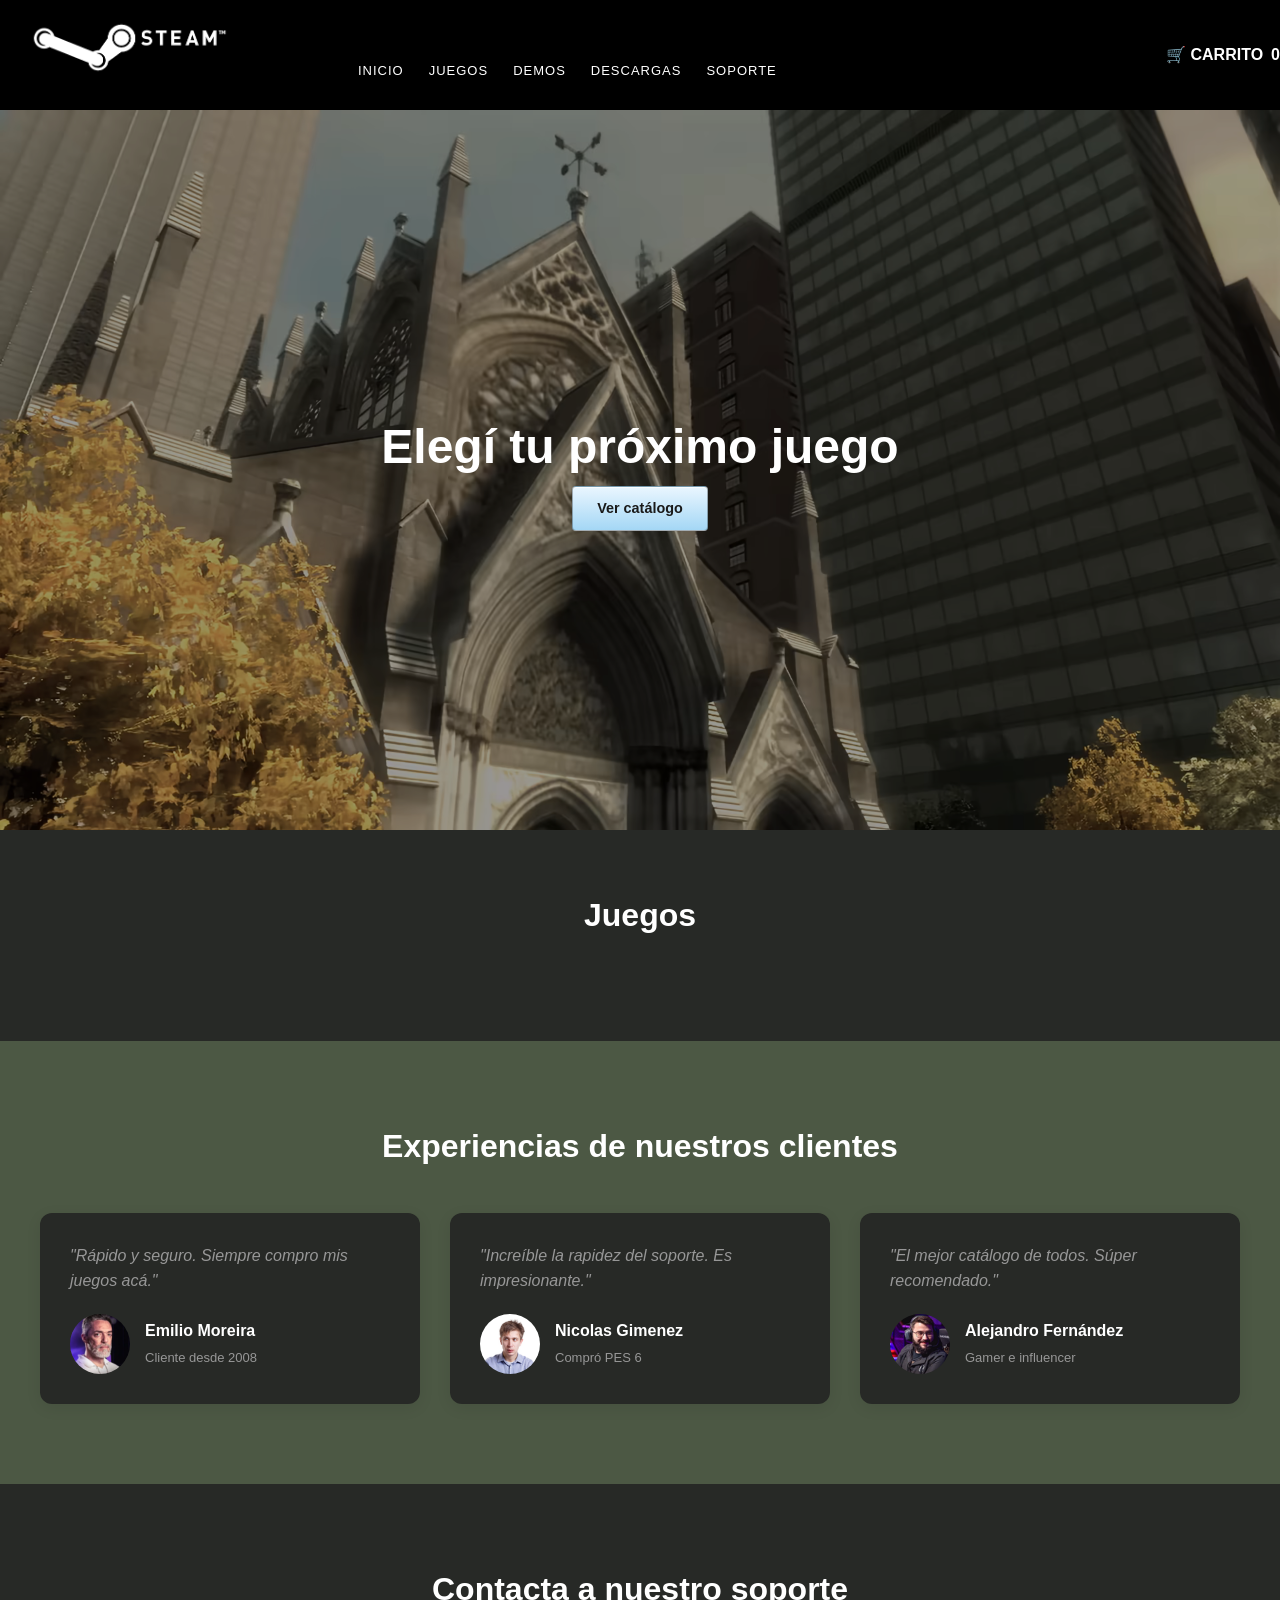
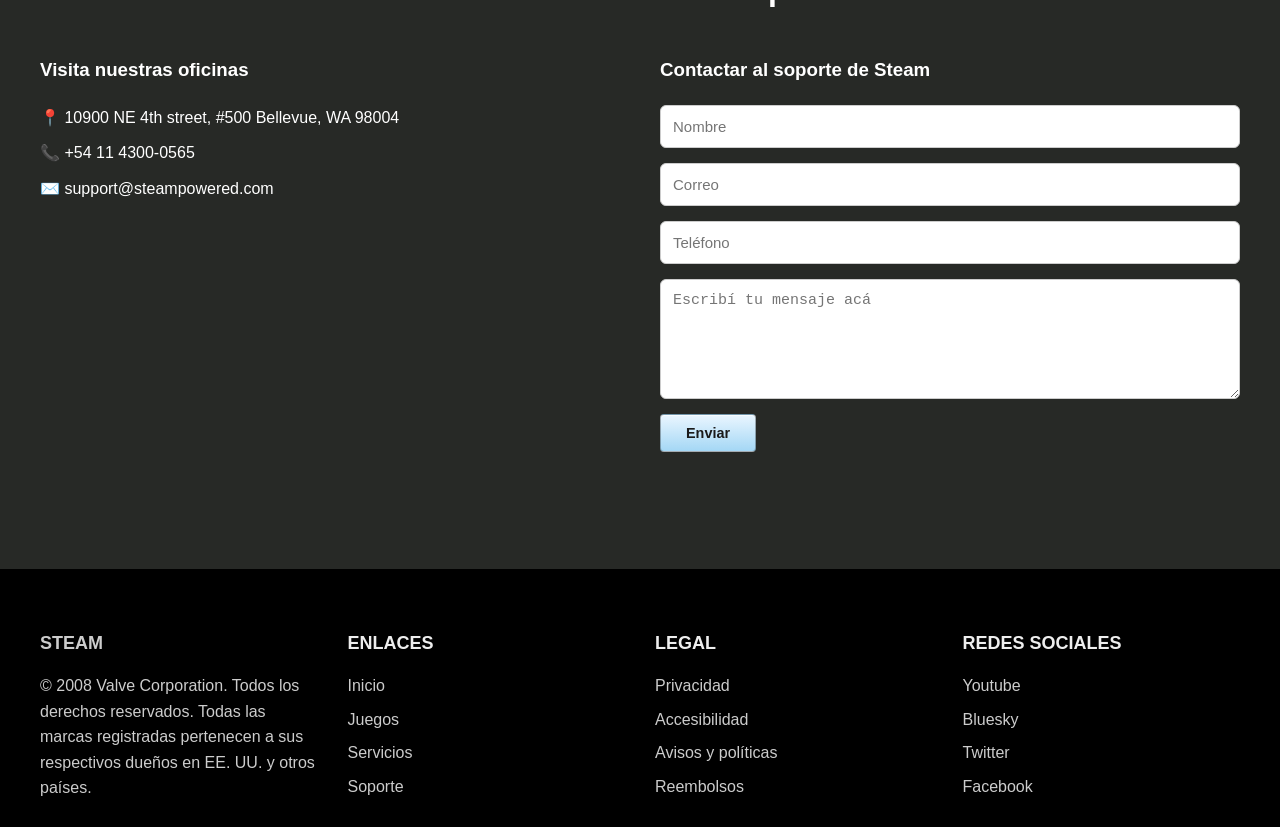
<file: index.html>
<!DOCTYPE html>
<html>

    <head>
        <meta charset="utf-8">
        <meta http-equiv="X-UA-Compatible" content="IE=edge">
        <title>Steam 2008 | Tienda de videojuegos </title>
        <meta name="description" content="Steam 2008 es una tienda online basada en la página original de Steam de esos años, utilizando un estilo retro y nostálgico.">
        <meta name="keywords" content="Steam, videojuegos, tienda, juegos PC, gta, cs, gaming">
        <meta name="author" content="505rama">
        <meta name="viewport" content="width=device-width, initial-scale=1">
        <link rel="stylesheet" href="css/styles.css">
    </head>

    <body>

        <!-- Encabezado -->
        <header class="header">
            <h1 class="logo">
                <a href="index.html">
                    <img src="img/steam.png" alt="Logo de Steam">
                </a>
            </h1>

            <!-- Lista de navegación -->
            <nav class="nav">
                <ul>
                    <li><a href="index.html">Inicio</a></li>
                    <li><a href="juegos.html">Juegos</a></li>
                    <li><a href="#demos">Demos</a></li>
                    <li><a href="#descargas">Descargas</a></li>
                    <li><a href="#contacto">Soporte</a></li>
                </ul>
            </nav>

            <div class="cart" id="cart-button">
                🛒 CARRITO<span id="cart-count">0</span>
            </div>
        </header>

        <!-- Sección "Carrito" -->
        <aside id="cart-container" class="cart-sidebar">
            <div class="cart-header">
                <h3>Carrito</h3>
                <button id="close-cart">✖</button>
            </div>
            <div id="cart-items"></div>
            <div class="cart-footer">
                <p>Total: <span id="cart-total">$0</span></p>
            </div>
        </aside>

        <main>

            <!-- Video principal -->
            <section class="trailergta" id="trailergta">
                <video autoplay muted loop playsinline class="trailergta-video">
                    <source src="video/gtaiv.mp4" type="video/mp4">
                    Tu navegador no soporta HTML5.
                </video>
                <div class="trailergta-content">
                    <h2>Elegí tu próximo juego</h2>
                    <a href="juegos.html" class="btn">Ver catálogo</a>
                </div>
            </section>

            <!-- Sección "Juegos index" -->
            <section class="steam-section" id="demos">
                <h2 class="section-title">Juegos</h2>
                <div id="api-products" class="cards-container">
                </div>
            </section>

            <!-- Sección "Reseñas" -->
            <section class="resenias-section" id="resenias-section">
                <h2 class="section-title">Experiencias de nuestros clientes</h2>
                <div class="resenias-container">
                    <!-- Reseña 1 -->
                    <div class="resenia-card">
                        <p class="resenia-text">
                            "Rápido y seguro. Siempre compro mis juegos acá."
                        </p>
                        <div class="resenia-author">
                            <img src="img/emilio.png" alt="Cliente 1">
                            <div>
                                <h4>Emilio Moreira</h4>
                                <span>Cliente desde 2008</span>
                            </div>
                        </div>
                    </div>
                    <!-- Reseña 2 -->
                    <div class="resenia-card">
                        <p class="resenia-text">
                            "Increíble la rapidez del soporte. Es impresionante."
                        </p>
                        <div class="resenia-author">
                            <img src="img/man.png" alt="Cliente 2">
                            <div>
                                <h4>Nicolas Gimenez</h4>
                                <span>Compró PES 6</span>
                            </div>
                        </div>
                    </div>
                    <!-- Reseña 3 -->
                    <div class="resenia-card">
                        <p class="resenia-text">
                            "El mejor catálogo de todos. Súper recomendado."
                        </p>
                        <div class="resenia-author">
                            <img src="img/alex.png" alt="Cliente 3">
                            <div>
                                <h4>Alejandro Fernández</h4>
                                <span>Gamer e influencer</span>
                            </div>
                        </div>
                    </div>
                </div>
            </section>

            <!-- Sección "Contacto" -->
            <section class="contacto-section" id="contacto">
                <h2 class="section-title">Contacta a nuestro soporte</h2>
                <div class="contacto-container">
                    <div class="contacto-info">
                        <h3>Visita nuestras oficinas</h3>
                        <p>📍 10900 NE 4th street, #500 Bellevue, WA 98004</p>
                        <p>📞 +54 11 4300-0565</p>
                        <p>✉️ support@steampowered.com</p>
                        <iframe src="https://www.google.com/maps/embed?pb=!1m18!1m12!1m3!1d2689.6180397814396!2d-122.1944736!3d47.6141163!2m3!1f0!2f0!3f0!3m2!1i1024!2i768!4f13.1!3m3!1m2!1s0x54906c88328527ff%3A0x90a2f44c2fe82c11!2s10900%20NE%204th%20St%20Unit%20500%2C%20Bellevue%2C%20WA%2098004%2C%20EE.%20UU.!5e0!3m2!1ses!2sar!4v1777918383799!5m2!1ses!2sar" width="600" height="450" style="border:0;" allowfullscreen="" loading="lazy" referrerpolicy="no-referrer-when-downgrade"></iframe>
                    </div>
                    <!-- Formulario -->
                    <div class="contacto-form">
                        <h3>Contactar al soporte de Steam</h3>
                        <form>
                            <input type="text" placeholder="Nombre" required>
                            <input type="email" placeholder="Correo" required>
                            <input type="tel" placeholder="Teléfono">
                            <textarea placeholder="Escribí tu mensaje acá" required></textarea>
                            <button type="submit" class="btn">Enviar</button>
                        </form>
                    </div>
                </div>
            </section>

        </main>


        <footer class="footer">

            <div class="footer-container">
                <!-- Columna 1 -->
                <div class="footer-box">
                    <a href="index.html"><h3>STEAM</h3></a>
                    <p>© 2008 Valve Corporation. Todos los derechos reservados. Todas las marcas registradas pertenecen a sus respectivos dueños en EE. UU. y otros países.</p>
                </div>

                <!-- Columna 2 -->
                <div class="footer-box">
                    <h3>ENLACES</h3>
                    <ul>
                        <li><a href="index.html">Inicio</a></li>
                        <li><a href="juegos.html">Juegos</a></li>
                        <li><a href="#servicios">Servicios</a></li>
                        <li><a href="#contacto">Soporte</a></li>
                    </ul>
                </div>

                <!-- Columna 3 -->
                <div class="footer-box">
                    <h3>LEGAL</h3>
                    <ul>
                        <li><a href="#privacidad">Privacidad</a></li>
                        <li><a href="#accesibilidad">Accesibilidad</a></li>
                        <li><a href="#politicas">Avisos y políticas</a></li>
                        <li><a href="#reembolsos">Reembolsos</a></li>
                    </ul>
                </div>

                <!-- Columna 4 -->
                <div class="footer-box">
                    <h3>REDES SOCIALES</h3>
                    <ul>
                        <li><a href="https://www.youtube.com/@Steam">Youtube</a></li>
                        <li><a href="https://bsky.app/profile/steampowered.com">Bluesky</a></li>
                        <li><a href="https://twitter.com/steam">Twitter</a></li>
                        <li><a href="https://www.facebook.com/Steam/">Facebook</a></li>
                    </ul>
                </div>
            </div>

        </footer>

        <script src="js/script.js"></script>

    </body>

</html>
</file>
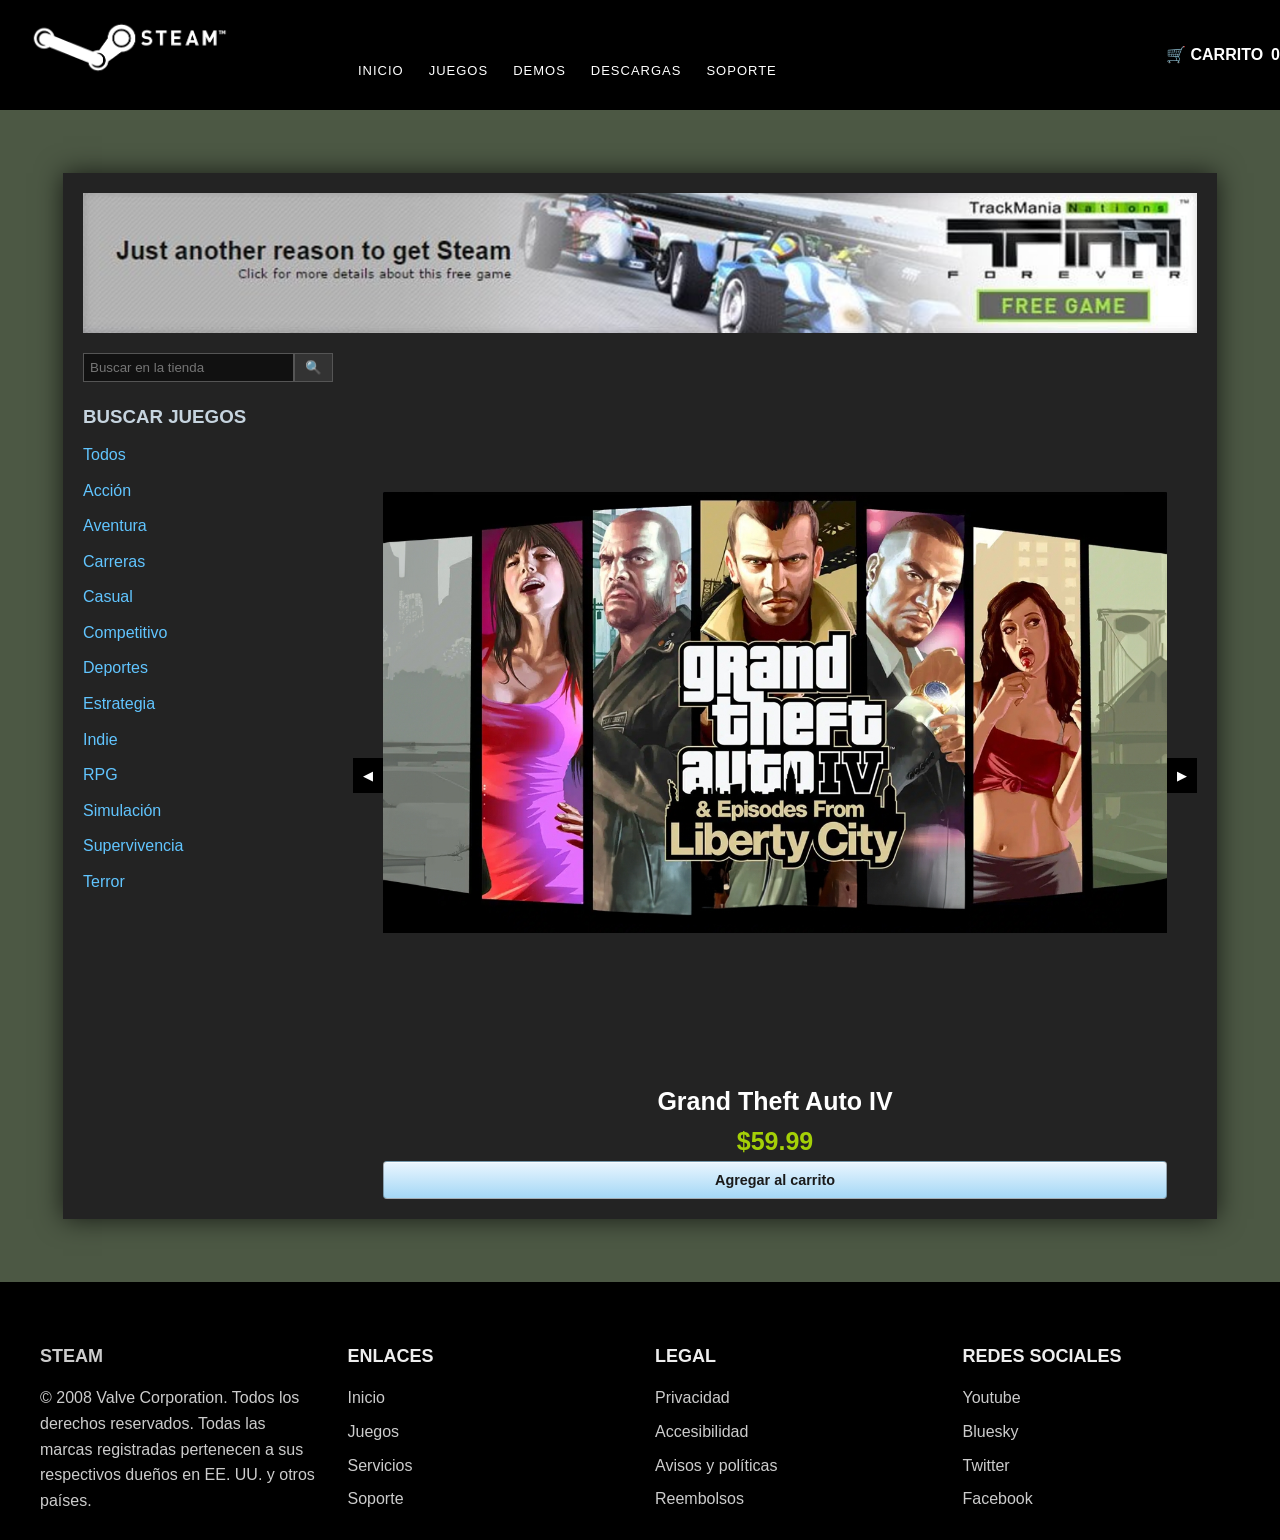
<file: juegos.html>
<!DOCTYPE html>

<html>
    <head>
        <meta charset="utf-8">
        <meta http-equiv="X-UA-Compatible" content="IE=edge">
        <title>Steam 2008 | Catálogo de juegos</title>
        <meta name="description" content="Catálogo de juegos de Steam 2008">
        <meta name="viewport" content="width=device-width, initial-scale=1">
        <link rel="stylesheet" href="css/styles.css">
    </head>

    

    <body>

        <header class="header">
            <h1 class="logo">
                <a href="index.html">
                    <img src="img/steam.png" alt="Logo de Steam">
                </a>
            </h1>

            <nav class="nav">
                <ul>
                    <li><a href="index.html">Inicio</a></li>
                    <li><a href="juegos.html">Juegos</a></li>
                    <li><a href="#demos">Demos</a></li>
                    <li><a href="#descargas">Descargas</a></li>
                    <li><a href="#contacto">Soporte</a></li>
                </ul>
            </nav>

            <div class="cart" id="cart-button">
                🛒 CARRITO<span id="cart-count">0</span>
            </div>
        </header>

        <aside id="cart-container" class="cart-sidebar">
            <div class="cart-header">
                <h3>Carrito</h3>
                <button id="close-cart">✖</button>
            </div>

            <div id="cart-items"></div>

            <div class="cart-footer">
                <p>Total: <span id="cart-total">$0</span></p>
            </div>
        </aside>

        <main class="store">
            <div class="store-container">
                <div class="banner">
                    <img src="img/banner.png" alt="Banner">
                </div>
                <aside class="sidebar">
                    <div class="search-box">
                        <input type="text" placeholder="Buscar en la tienda">
                        <button>🔍</button>
                    </div>
                    <h3>BUSCAR JUEGOS</h3>
                    <ul>
                        <li><a href="#">Todos</a></li>
                        <li><a href="#">Acción</a></li>
                        <li><a href="#">Aventura</a></li>
                        <li><a href="#">Carreras</a></li>
                        <li><a href="#">Casual</a></li>
                        <li><a href="#">Competitivo</a></li>
                        <li><a href="#">Deportes</a></li>
                        <li><a href="#">Estrategia</a></li>
                        <li><a href="#">Indie</a></li>
                        <li><a href="#">RPG</a></li>
                        <li><a href="#">Simulación</a></li>
                        <li><a href="#">Supervivencia</a></li>
                        <li><a href="#">Terror</a></li>
                    </ul>
                </aside>
                
                <section class="store-content">
                    <div class="slider">
                        <button class="prev">◀</button>
                        <div class="slide">
                            <img src="img/gtaiv.png" alt="Grand Theft Auto IV">
                            <div class="info">
                                <h2>Grand Theft Auto IV</h2>
                                <p class="price">$59.99</p>
                                <button id="slider-add-btn" class="add-btn">
                                    Agregar al carrito
                                </button>
                            </div>    
                        </div>
                        <button class="next">▶</button>
                    </div>
                </section>
            </div>
        </main>

        <footer class="footer">
            <div class="footer-container">
                <div class="footer-box">
                    <a href="index.html"><h3>STEAM</h3></a>
                    <p>© 2008 Valve Corporation. Todos los derechos reservados. Todas las marcas registradas pertenecen a sus respectivos dueños en EE. UU. y otros países.</p>
                </div>
                <div class="footer-box">
                    <h3>ENLACES</h3>
                    <ul>
                        <li><a href="index.html">Inicio</a></li>
                        <li><a href="juegos.html">Juegos</a></li>
                        <li><a href="#servicios">Servicios</a></li>
                        <li><a href="#contacto">Soporte</a></li>
                    </ul>
                </div>
                <div class="footer-box">
                    <h3>LEGAL</h3>
                    <ul>
                        <li><a href="#privacidad">Privacidad</a></li>
                        <li><a href="#accesibilidad">Accesibilidad</a></li>
                        <li><a href="#politicas">Avisos y políticas</a></li>
                        <li><a href="#reembolsos">Reembolsos</a></li>
                    </ul>
                </div>
                <div class="footer-box">
                    <h3>REDES SOCIALES</h3>
                    <ul>
                        <li><a href="https://www.youtube.com/@Steam">Youtube</a></li>
                        <li><a href="https://bsky.app/profile/steampowered.com">Bluesky</a></li>
                        <li><a href="https://twitter.com/steam">Twitter</a></li>
                        <li><a href="https://www.facebook.com/Steam/">Facebook</a></li>
                    </ul>
                </div>
            </div>
        </footer>
        <script src="js/script.js"></script>
    </body>

</html>
</file>
<file: css/styles.css>
/* Reseteo */
* {
    margin: 0;
    padding: 0;
    box-sizing: border-box;
}


body {
    margin: 0;
    font-family: Arial, Helvetica, sans-serif;
    line-height: 1.6;
    background-color: #4c5844;
    color: #ffffff;
}


.container {
width: 90%;
max-width: 1200px;
margin: auto;
}


/* Header */
.header {
    background: #000000;
    color: #fff;
    padding: 20px 0;

    display: flex;
    align-items: center;
    gap: 40px;
}


.header h1 {
margin: 0px;
margin-left: 30px;
}

.nav {
    flex: 1;
    display: flex;
    justify-content: center;
    margin-top: 30px;
    margin-right: 260px;
}

.nav ul {
    display: flex;
    gap: 25px;
    margin: 0;
    padding: 0;
    list-style: none;
}

.nav a {
    color: #fff;
    text-decoration: none;
    text-transform: uppercase;
    font-size: 13px;
    letter-spacing: 1px;
}

.logo img {
    height: 55px;
    width: auto;
}


/* Video principal */
.trailergta {
    position: relative;
    height: 80vh;
    overflow: hidden;
}

.trailergta-video {
    position: absolute;
    top: 0;
    left: 0;
    width: 100%;
    height: 100%;
    object-fit: cover;
}

.trailergta-content {
    position: relative;
    z-index: 2;
    height: 100%;

    display: flex;
    flex-direction: column;
    justify-content: center;
    align-items: center;

    text-align: center;
    color: white;
    background: rgba(0, 0, 0, 0.4);
}

.trailergta-content h2 {
    font-size: 3rem;
}

.trailergta-content p {
    margin: 15px 0;
}


/* Boton */
.btn {
    display: inline-block;
    padding: 10px 24px;

    background: linear-gradient(to top, #a4d7f5, #eaf6ff);
    color: #1a1a1a;

    font-size: 0.9rem;
    font-weight: bold;
    text-decoration: none;

    border-radius: 4px;
    border: 1px solid rgba(0, 0, 0, 0.3);

    box-shadow: inset 0 1px 0 rgba(255,255,255,0.7);

    transition: all 0.2s ease;
}


.btn:hover {
    background: linear-gradient(to top, #8ecdf0, #dff3ff);
}


.btn:active {
    background: linear-gradient(to top, #7fc4eb, #d0ecff);
}


/* Seccion Productos / Juegos / Catálogo */
.store {
    flex: 1;
    min-height: 72vh;
    background: #4c5844;
    padding: 63px;
    display: flex;
    align-items: flex-start;
}

.store-container {
    flex: 1;
    width: 100%;
    max-width: 1500px;
    margin: 0 auto;
    background: #232323;
    padding: 20px;
    display: grid;
    grid-template-columns: 250px 1fr;
    gap: 20px;
    box-shadow: 0 0 25px rgba(0,0,0,0.7);
}

/* Sidebar */
.sidebar {
    color: #c6d4df;
}

.sidebar ul {
    list-style: none;
    padding: 0;
}

.sidebar li {
    margin: 10px 0;
}

.sidebar a {
    color: #61c5ff;
    text-decoration: none;
}

.sidebar a:hover {
    text-decoration: underline;
}

/* Barra de busqueda*/
.search-box {
    display: flex;
    margin-bottom: 20px;
}

.search-box input {
    flex: 1;
    padding: 6px;
    background: #111;
    border: 1px solid #555;
    color: #ccc;
}

.search-box button {
    padding: 6px 10px;
    background: #333;
    border: 1px solid #555;
    color: #fff;
    cursor: pointer;
}

/* Banner */
.banner {
    grid-column: 1 / -1;
    width: 100%;
}

.banner img {
    width: 100%;
    display: block;
}

/* Slide */
.slider {
    display: flex;
    align-items: center;
    justify-content: space-between;
}

.slide {
    width: 100%;
    max-width: 1280px;
    margin: auto;
    text-align: center;
}

.slide img {
    width: 100%;
    height: 720px;
    object-fit: contain;
}

/* Info juegos*/
.info h2 {
    margin-top: 0px;
    font-size: 25px;
}

.price {
    color: #a4d007;
    font-weight: bold;
    font-size: 25px;
    text-align: center;
}

/* Botones juegos.html*/
.prev, .next {
    background: #000;
    color: #fff;
    border: none;
    padding: 10px;
    cursor: pointer;
}


/* Seccion Demos */
.steam-section {
    padding: 60px 40px;
    background-color: #272926;
}

.section-title {
    text-align: center;
    font-size: 32px;
    margin-bottom: 40px;
    font-weight: bold;
}

.cards-container {
    display: grid;
    grid-template-columns: repeat(5, 1fr);
    gap: 30px;
    max-width: 1400px;
    margin: 0 auto;
}

.card {
    display: flex;
    flex-direction: column;

    width: 100%;
    min-height: 370px;

    background: #1c1c1c;
    border-radius: 15px;
    overflow: hidden;

    box-shadow: 0 6px 18px rgba(0,0,0,.35);

    transition: transform .25s ease;
}

.card:hover {
    transform: translateY(-8px);
}

.card img {
    width: 100%;
    height: 180px;
    object-fit: cover;
}

.card-content {
    display: flex;
    flex-direction: column;
    flex: 1;
    padding: 20px;
}

.card-content h3 {
    font-size: 20px;
    line-height: 1.3;
    margin-bottom: 12px;

    height: 52px;
    overflow: hidden;
}

.card-content p {
    font-size: 18px;
    font-weight: bold;
    color: #a4d007;
    margin-bottom: 18px;
}

.card-content a {
    color: #84a643;
    font-weight: bold;
    text-decoration: none;
}

.card-content a:hover {
    text-decoration: underline;
}


/* Reseñas */
.resenias-section {
    padding: 80px 20px;
}

.resenias-container {
    max-width: 1200px;
    margin: auto;
    display: grid;
    grid-template-columns: repeat(3, 1fr);
    gap: 30px;
}

.resenia-card {
    background: #272926;
    padding: 30px;
    border-radius: 12px;
    box-shadow: 0 4px 15px rgba(0,0,0,0.08);
    transition: transform 0.3s ease;
}

.resenia-card:hover {
    transform: translateY(-5px);
}

.resenia-text {
    font-style: italic;
    margin-bottom: 20px;
    color: #979797;
    line-height: 1.6;
}

.resenia-author {
    display: flex;
    align-items: center;
    gap: 15px;
}

.resenia-author img {
    width: 60px;
    height: 60px;
    border-radius: 50%;
    object-fit: cover;
}

.resenia-author h4 {
    margin: 0;
    font-size: 16px;
}

.resenia-author span {
    font-size: 13px;
    color: #979797;
}


/* Contacto */
.contacto-section {
    padding: 80px 20px;
    background-color: #272926;
}

.contacto-container {
    max-width: 1200px;
    margin: auto;

    display: grid;
    grid-template-columns: 1fr 1fr;
    gap: 40px;
}


/* Info */
.contacto-info h3,
.contacto-form h3 {
    margin-bottom: 20px;
}

.contacto-info p {
    margin: 10px 0;
    color: #fff;
}

.contacto-info iframe {
    width: 100%;
    height: 250px;
    border: none;
    margin-top: 20px;
    border-radius: 10px;
}


/* Form */
.contacto-form form {
    display: flex;
    flex-direction: column;
    gap: 15px;
}

.contacto-form input,
.contacto-form textarea {
    padding: 12px;
    border: 1px solid #ccc;
    border-radius: 6px;
    font-size: 15px;
    width: 100%;
}

.contacto-form textarea {
    resize: vertical;
    min-height: 120px;
}

.contacto-form button {
    width: fit-content;
    padding: 10px 25px;
    cursor: pointer;
}


/* Media queries seccion contacto o soporte */
@media (max-width: 900px) {

    .contacto-container {
        grid-template-columns: 1fr;
    }

    .contacto-section {
        padding: 60px 15px;
    }

}

@media (max-width: 480px) {

    .contacto-info iframe {
        height: 200px;
    }

    .contacto-form input,
    .contacto-form textarea {
        font-size: 14px;
    }

    .contacto-form button {
        width: 100%;
    }

}


/* Footer */
.footer {
    background-color: #000;
    color: #eee;
    padding: 60px 20px 20px;
}

.footer-container {
    max-width: 1200px;
    margin: auto;

    display: grid;
    grid-template-columns: repeat(4, 1fr);
    gap: 30px;
}


/* Columnas */
.footer-box h3 {
    margin-bottom: 15px;
    font-size: 18px;
}

.footer-box p {
    line-height: 1.6;
    color: #ccc;
}


/* Links */
.footer-box ul {
    list-style: none;
    padding: 0;
}

.footer-box ul li {
    margin-bottom: 8px;
}

.footer-box a {
    color: #ccc;
    text-decoration: none;
    transition: 0.3s;
}


/* Redes */
.social-links {
    display: flex;
    flex-direction: column;
    gap: 8px;
}


.footer-bottom {
    border-top: 1px solid #333;
    margin-top: 40px;
    padding-top: 20px;
    text-align: center;
    font-size: 14px;
    color: #aaa;
}


/* Responsive footer */
@media (max-width: 900px) {

    .footer-container {
        grid-template-columns: repeat(2, 1fr);
    }

}

@media (max-width: 500px) {

    .footer-container {
        grid-template-columns: 1fr;
        text-align: center;
    }

    .social-links {
        align-items: center;
    }

}

/*Carrito*/
.cart {
    display: flex;
    align-items: center;
    gap: 8px;
    color: white;
    font-weight: bold;
    margin-left: auto;
}

.cart-sidebar {
    position: fixed;
    right: -350px;
    top: 0;
    width: 350px;
    height: 100vh;
    background: #171a21;
    color: white;
    transition: right 0.3s ease;
    padding: 15px;
    display: flex;
    flex-direction: column;
    z-index: 9999;
}

.cart-sidebar.open {
    right: 0;
}

.cart-header {
    display: flex;
    justify-content: space-between;
    align-items: center;
}

.cart-item {
    display: flex;
    gap: 10px;
    margin: 10px 0;
    align-items: center;
}

.cart-item img {
    width: 50px;
    height: 50px;
    object-fit: cover;
}

.cart-item button {
    width: 32px;
    height: 32px;
    margin: 3px;
    font-size: 18px;
    font-weight: bold;
    color: white;
    background-color: #2a475e;
    border: none;
    border-radius: 4px;
    cursor: pointer;
    transition: background-color 0.2s ease;
}

.cart-item button:hover {
    background-color: #66c0f4;
    color: #171a21;
}

/* Botón Agregar al carrito */
/* Botón Agregar al carrito */
.add-btn {
    display: inline-block;
    width: 100%;
    margin-top: 12px;
    padding: 10px 24px;

    background: linear-gradient(to top, #a4d7f5, #eaf6ff);
    color: #1a1a1a;

    font-size: 0.9rem;
    font-weight: bold;
    text-decoration: none;

    border: 1px solid rgba(0, 0, 0, 0.3);
    border-radius: 4px;

    box-shadow: inset 0 1px 0 rgba(255,255,255,0.7);

    cursor: pointer;
    transition: all 0.2s ease;
    margin-top: auto;
}

.add-btn:hover {
    background: linear-gradient(to top, #8ecdf0, #dff3ff);
    transform: translateY(-2px);
}

.add-btn:active {
    background: linear-gradient(to top, #7fc4eb, #d0ecff);
    transform: translateY(0);
}

.add-btn:focus {
    outline: none;
}
</file>
